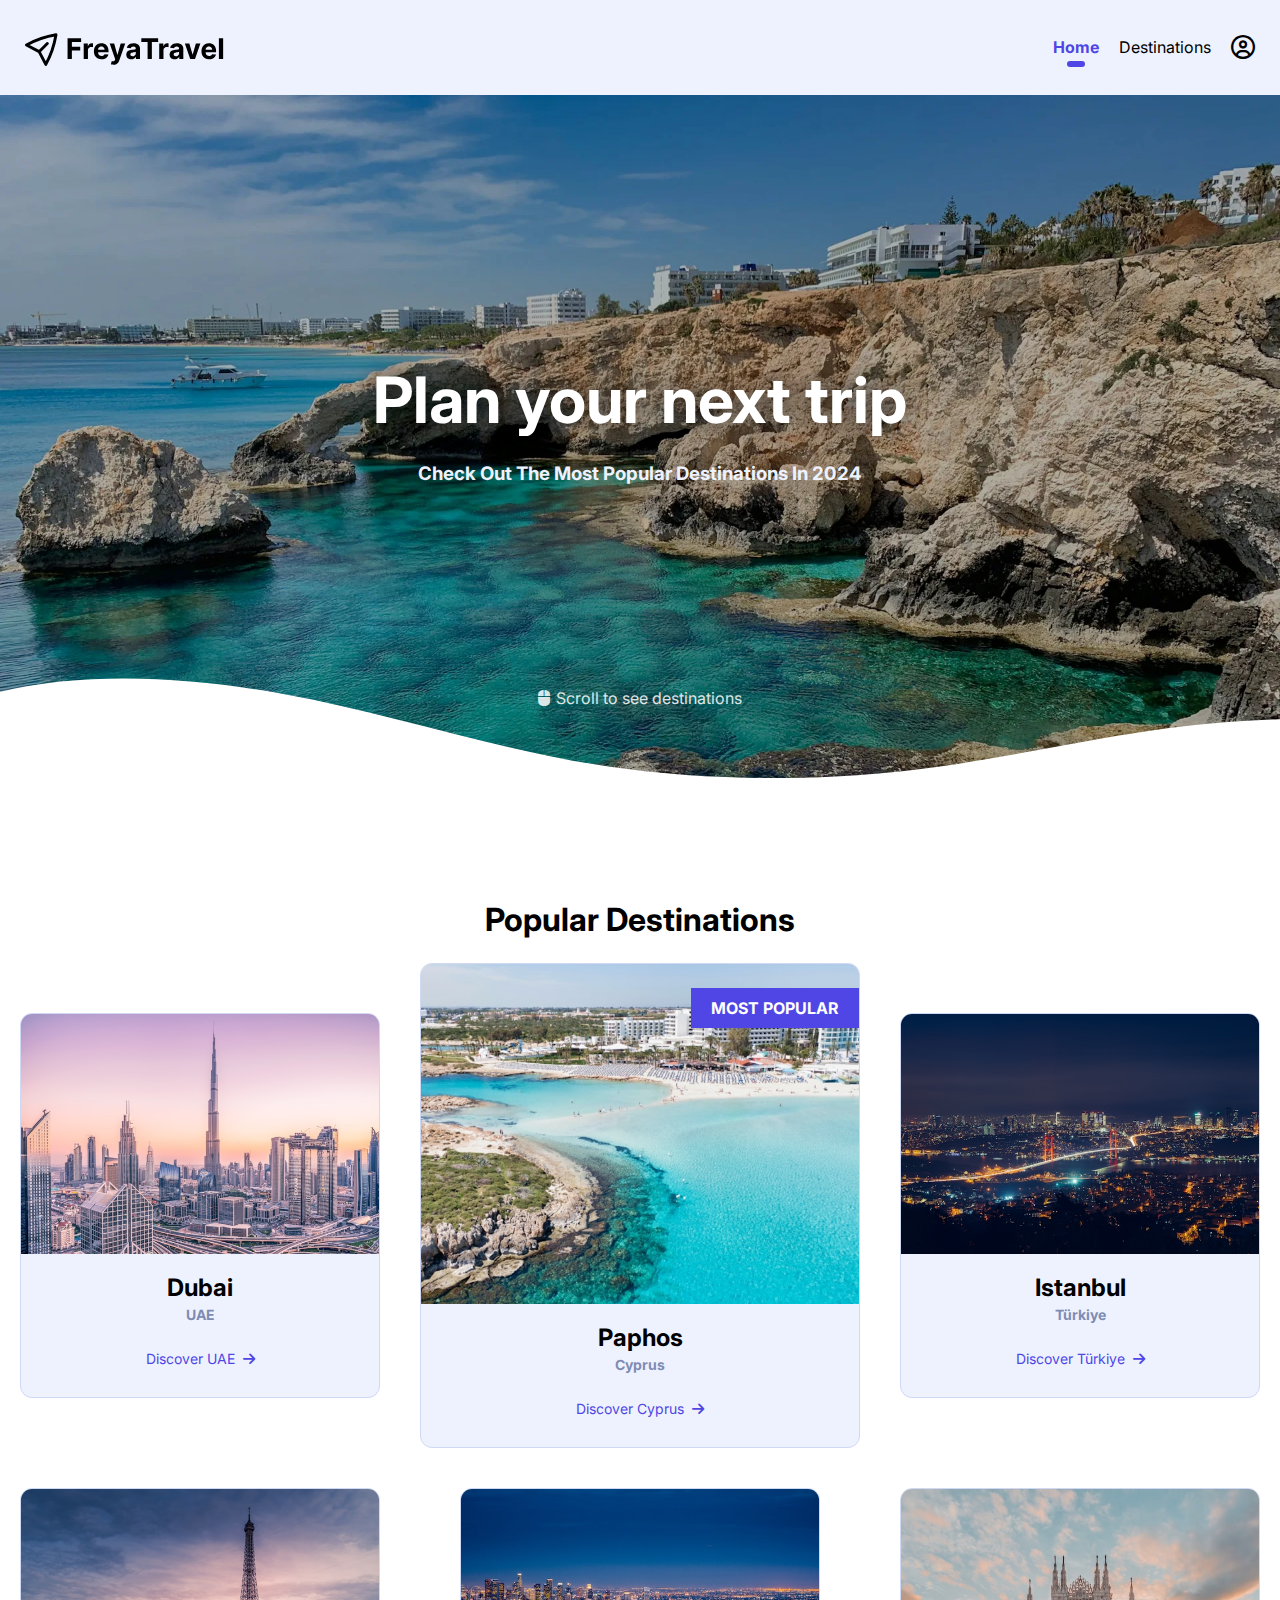
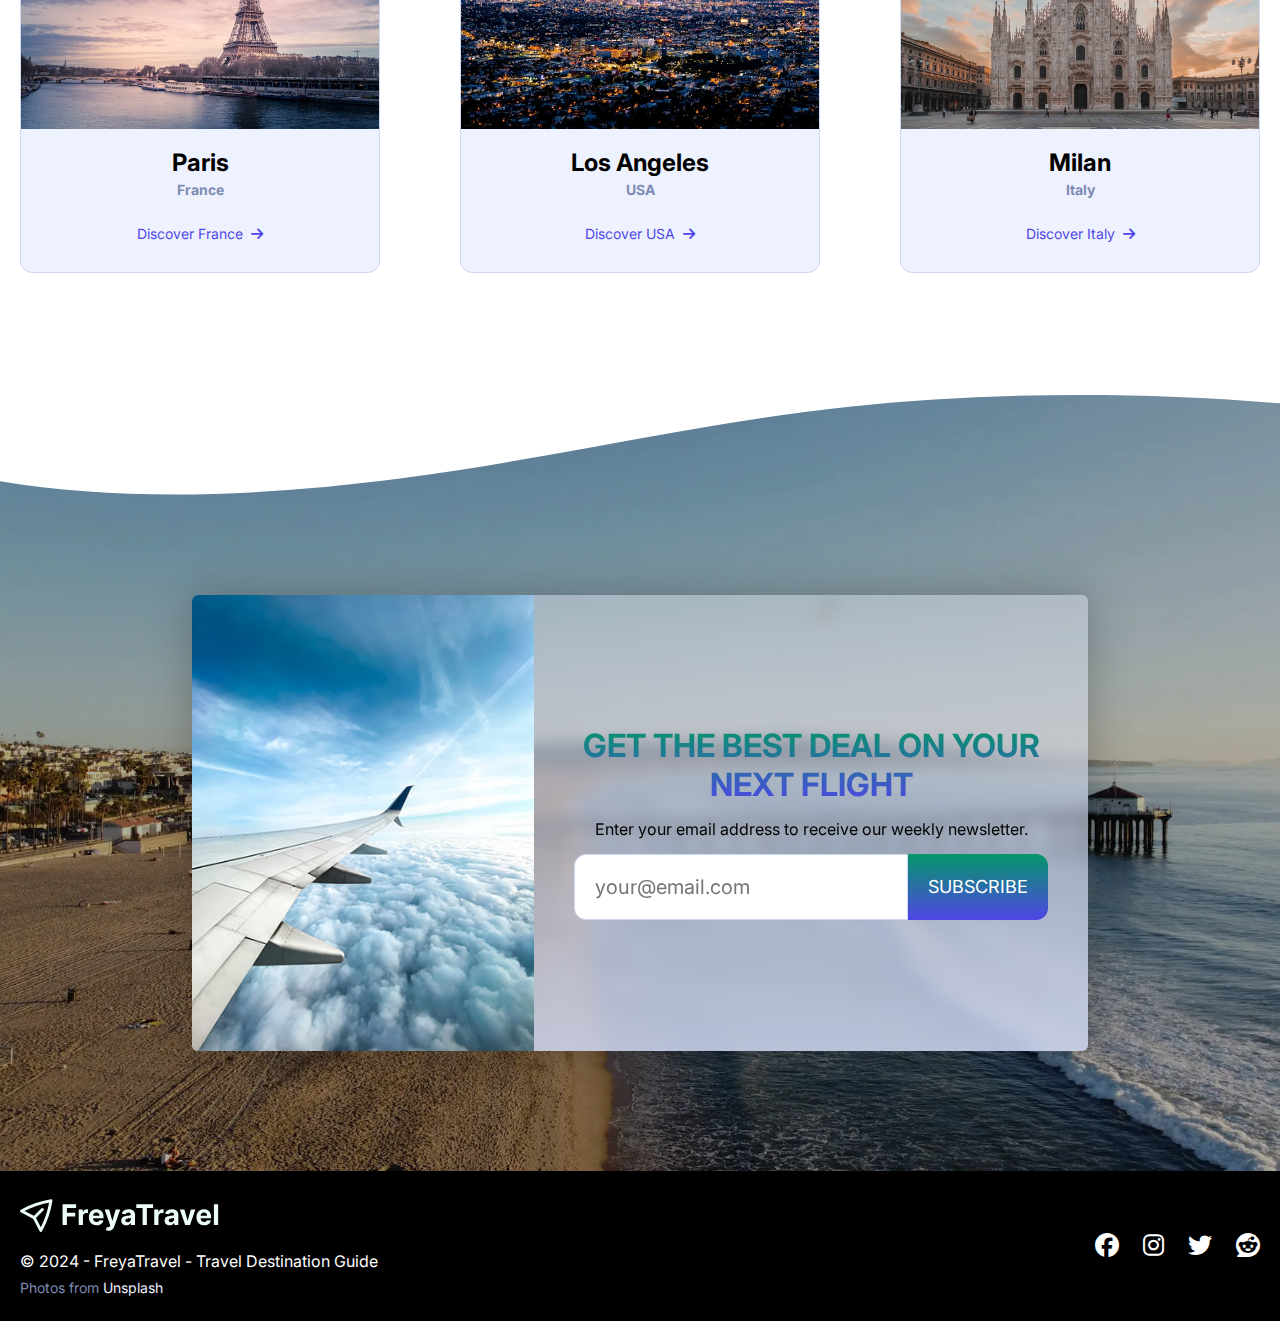
<file: index.html>
<!DOCTYPE html>
<html lang="en">
  <head>
    <meta charset="UTF-8" />
    <meta name="viewport" content="width=device-width, initial-scale=1.0" />
    <title>FreyaTravel</title>
    <!-- Font -->
    <link rel="preconnect" href="https://fonts.googleapis.com" />
    <link rel="preconnect" href="https://fonts.gstatic.com" crossorigin />
    <link
      href="https://fonts.googleapis.com/css2?family=Inter:wght@400;700&display=swap"
      rel="stylesheet"
    />
    <!-- Icons -->
    <link
      rel="stylesheet"
      href="https://cdnjs.cloudflare.com/ajax/libs/font-awesome/6.5.1/css/all.min.css"
    />
    <!-- Common Styles -->
    <link rel="stylesheet" href="./styles/common/base.css" />
    <link rel="stylesheet" href="./styles/common/colors.css" />
    <link rel="stylesheet" href="./styles/common/utilities.css" />
    <link rel="stylesheet" href="./styles/common/animations.css" />
    <!-- Page Styles -->
    <link rel="stylesheet" href="./styles/pages/index.css" />
  </head>
  <body>
    <header class="site-header">
      <div class="container">
        <a href="./index.html"
          ><img src="./images/logo/logo.svg" alt="FreyaTravel" class="logo"
        /></a>
        <i class="fa-solid fa-bars menu-button-mobile"></i>
        <nav class="site-nav">
          <ul>
            <li>
              <a href="./index.html" class="active">Home</a>
            </li>
            <li><a href="./pages/cyprus.html">Destinations</a></li>
            <li>
              <a href="./pages/profile.html" class="profile-link"
                ><i class="fa-regular fa-circle-user"></i
                ><span>Example Name</span></a
              >
            </li>
          </ul>
        </nav>
      </div>
    </header>

    <section class="margin-bottom-lg">
      <!-- Hero -->
      <div class="hero margin-bottom-lg">
        <div class="text-center margin-x fadeInUp">
          <h1 class="margin-bottom">Plan your next trip</h1>
          <h3 class="text-light capitalize">
            Check out the most popular destinations in 2024
          </h3>
          <p class="scroll-indicator">
            <i class="fa-solid fa-computer-mouse"></i>Scroll to see destinations
          </p>
        </div>

        <!-- shapedivider.app -->
        <svg
          data-name="Layer 1"
          xmlns="http://www.w3.org/2000/svg"
          viewBox="0 0 1200 120"
          preserveAspectRatio="none"
          class="divider"
        >
          <path
            d="M321.39,56.44c58-10.79,114.16-30.13,172-41.86,82.39-16.72,168.19-17.73,250.45-.39C823.78,31,906.67,72,985.66,92.83c70.05,18.48,146.53,26.09,214.34,3V0H0V27.35A600.21,600.21,0,0,0,321.39,56.44Z"
            class="shape-fill"
          ></path>
        </svg>
      </div>

      <!-- Destinations -->
      <div class="container destinations-container">
        <h1 class="text-center margin-bottom" id="destinations">
          Popular Destinations
        </h1>
        <section class="destinations">
          <div class="destination-card">
            <img src="./images/destinations/dubai.jpg" alt="Dubai, UAE" />
            <div class="destination-card-content">
              <h2>Dubai<span>UAE</span></h2>
              <button class="button">
                Discover UAE<i class="fa-solid fa-arrow-right"></i>
              </button>
            </div>
          </div>
          <a
            href="./pages/cyprus.html"
            class="destination-card destination-card-popular"
          >
            <img
              src="./images/destinations/larnaca.jpg"
              alt="Larnaca, Cyprus"
            />
            <span class="popular-ribbon">Most Popular</span>
            <div class="destination-card-content">
              <h2>Paphos<span>Cyprus</span></h2>
              <button class="button">
                Discover Cyprus<i class="fa-solid fa-arrow-right"></i>
              </button>
            </div>
          </a>
          <div class="destination-card">
            <img
              src="./images/destinations/istanbul.jpg"
              alt="Istanbul, Türkiye"
            />
            <div class="destination-card-content">
              <h2>Istanbul<span>Türkiye</span></h2>
              <button class="button">
                Discover Türkiye<i class="fa-solid fa-arrow-right"></i>
              </button>
            </div>
          </div>
          <div class="destination-card">
            <img src="./images/destinations/paris.jpg" alt="Paris, France" />
            <div class="destination-card-content">
              <h2>Paris<span>France</span></h2>
              <button class="button">
                Discover France<i class="fa-solid fa-arrow-right"></i>
              </button>
            </div>
          </div>
          <div class="destination-card">
            <img
              src="./images/destinations/los-angeles.jpg"
              alt="Los Angeles, USA"
            />
            <div class="destination-card-content">
              <h2>Los Angeles<span>USA</span></h2>
              <button class="button">
                Discover USA<i class="fa-solid fa-arrow-right"></i>
              </button>
            </div>
          </div>
          <div class="destination-card">
            <img src="./images/destinations/milan.jpg" alt="Milan, Italy" />
            <div class="destination-card-content">
              <h2>Milan<span>Italy</span></h2>
              <button class="button">
                Discover Italy<i class="fa-solid fa-arrow-right"></i>
              </button>
            </div>
          </div>
        </section>
      </div>
    </section>

    <section class="newsletter-section">
      <!-- shapedivider.app -->
      <svg
        data-name="Layer 1"
        xmlns="http://www.w3.org/2000/svg"
        viewBox="0 0 1200 120"
        preserveAspectRatio="none"
        class="divider"
      >
        <path
          d="M321.39,56.44c58-10.79,114.16-30.13,172-41.86,82.39-16.72,168.19-17.73,250.45-.39C823.78,31,906.67,72,985.66,92.83c70.05,18.48,146.53,26.09,214.34,3V0H0V27.35A600.21,600.21,0,0,0,321.39,56.44Z"
          class="shape-fill"
        ></path>
      </svg>
      <div class="container">
        <div class="newsletter-container text-center">
          <img src="./images/newsletter.jpg" alt="Flight Image" />
          <div class="newsletter-form">
            <h1 class="margin-bottom-sm">
              Get the best deal on your next flight
            </h1>
            <p class="margin-bottom-sm">
              Enter your email address to receive our weekly newsletter.
            </p>
            <div class="fieldset">
              <input
                type="email"
                class="form-input"
                placeholder="your@email.com"
              />
              <button class="button">Subscribe</button>
            </div>
          </div>
        </div>
      </div>
    </section>

    <footer class="site-footer">
      <div class="container footer-container">
        <div>
          <a href="./index.html"
            ><img
              src="./images/logo/logo_light.svg"
              alt="FreyaTravel"
              class="logo margin-bottom-sm"
          /></a>
          <p>
            &copy; 2024 - FreyaTravel - Travel Destination Guide
            <br />
            <span class="text-muted text-small"
              >Photos from
              <a
                href="https://unsplash.com/"
                target="_blank"
                rel="noopener noreferrer"
                class="text-light"
                >Unsplash</a
              ></span
            >
          </p>
        </div>
        <div class="social-media-container">
          <a
            href="https://www.facebook.com/"
            target="_blank"
            rel="noopener noreferrer"
            title="Facebook"
            class="sm-icon-fb"
            ><i class="fa-brands fa-facebook"></i
          ></a>
          <a
            href="https://www.instagram.com/"
            target="_blank"
            rel="noopener noreferrer"
            title="Instagram"
            class="sm-icon-ig"
            ><i class="fa-brands fa-instagram"></i
          ></a>
          <a
            href="https://www.twitter.com/"
            target="_blank"
            rel="noopener noreferrer"
            title="Twitter"
            class="sm-icon-tw"
            ><i class="fa-brands fa-twitter"></i
          ></a>
          <a
            href="https://www.reddit.com/"
            target="_blank"
            rel="noopener noreferrer"
            title="Reddit"
            class="sm-icon-rd"
            ><i class="fa-brands fa-reddit"></i
          ></a>
        </div>
      </div>
    </footer>
  </body>
</html>
</file>
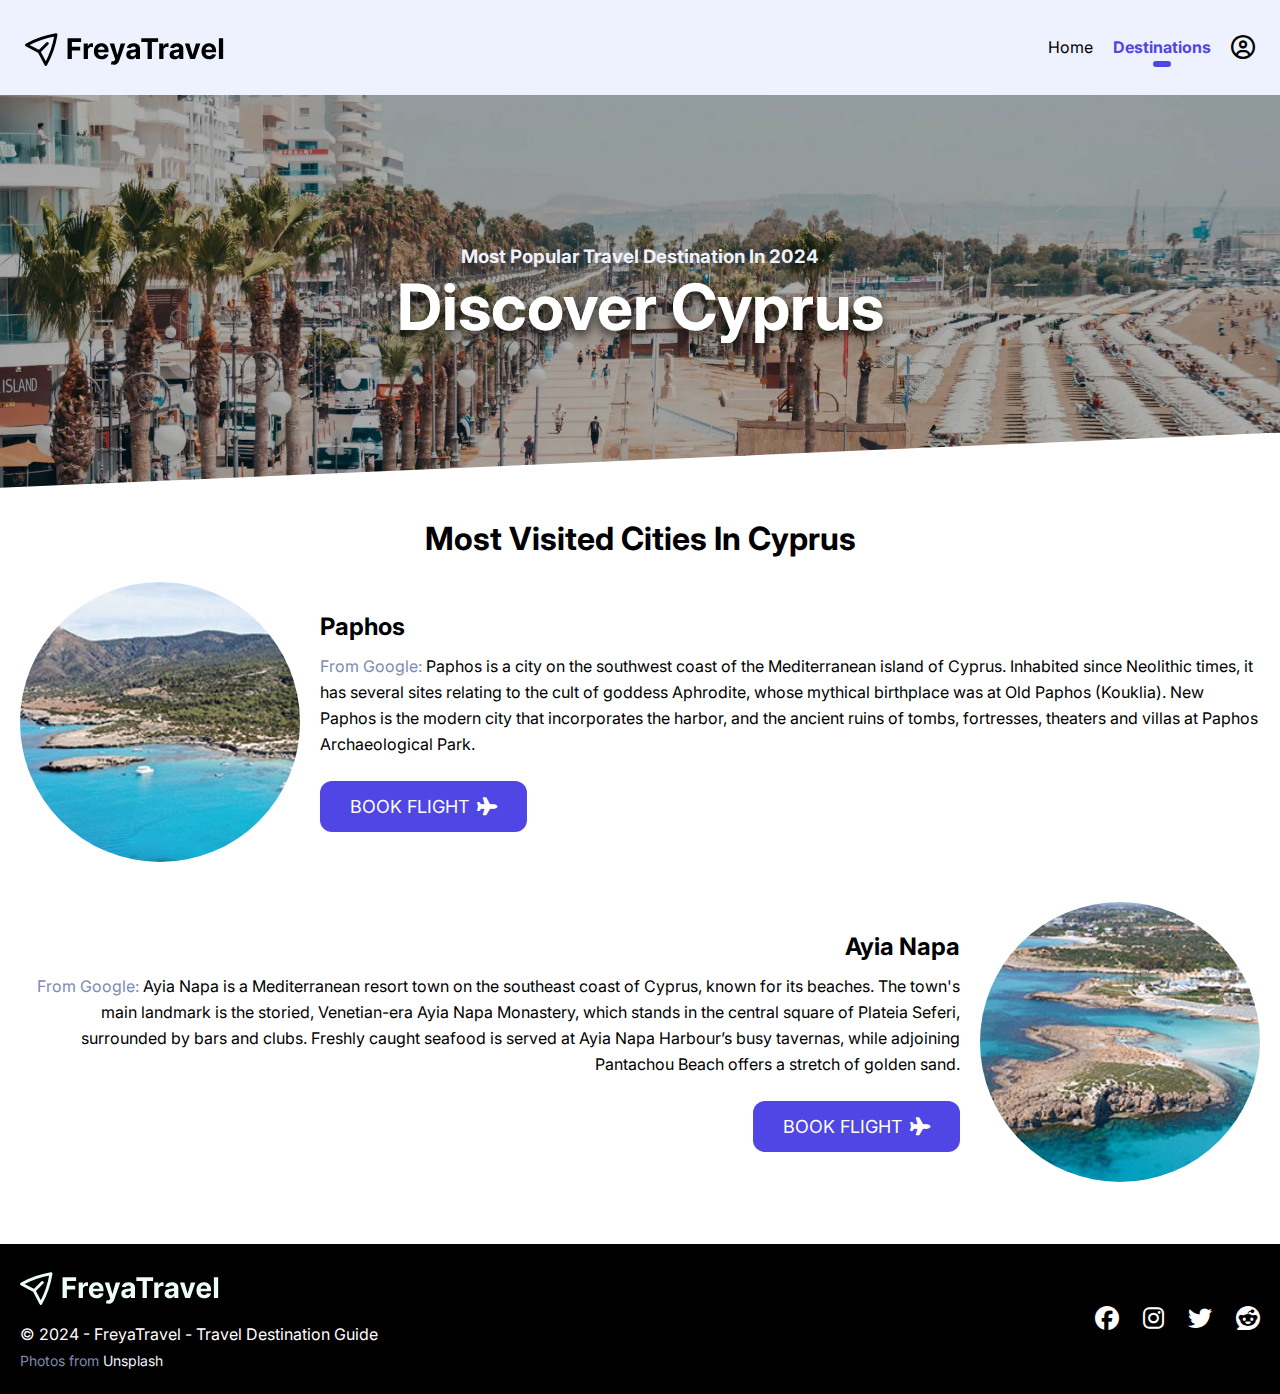
<file: pages/cyprus.html>
<!DOCTYPE html>
<html lang="en">
  <head>
    <meta charset="UTF-8" />
    <meta name="viewport" content="width=device-width, initial-scale=1.0" />
    <title>Cyprus | Travel Destination Guide</title>
    <!-- Font -->
    <link rel="preconnect" href="https://fonts.googleapis.com" />
    <link rel="preconnect" href="https://fonts.gstatic.com" crossorigin />
    <link
      href="https://fonts.googleapis.com/css2?family=Inter:wght@400;700&display=swap"
      rel="stylesheet"
    />
    <!-- Icons -->
    <link
      rel="stylesheet"
      href="https://cdnjs.cloudflare.com/ajax/libs/font-awesome/6.5.1/css/all.min.css"
    />
    <!-- Common Styles -->
    <link rel="stylesheet" href="../styles/common/base.css" />
    <link rel="stylesheet" href="../styles/common/colors.css" />
    <link rel="stylesheet" href="../styles/common/utilities.css" />
    <link rel="stylesheet" href="../styles/common/animations.css" />
    <!-- Page Styles -->
    <link rel="stylesheet" href="../styles/pages/cyprus.css" />
  </head>
  <body>
    <header class="site-header">
      <div class="container">
        <a href="../index.html"
          ><img src="../images/logo/logo.svg" alt="FreyaTravel" class="logo"
        /></a>
        <i class="fa-solid fa-bars menu-button-mobile"></i>
        <nav class="site-nav">
          <ul>
            <li>
              <a href="../index.html">Home</a>
            </li>
            <li><a href="./cyprus.html" class="active">Destinations</a></li>
            <li>
              <a href="./profile.html" class="profile-link"
                ><i class="fa-regular fa-circle-user"></i
                ><span>Example Name</span></a
              >
            </li>
          </ul>
        </nav>
      </div>
    </header>

    <!-- Hero -->
    <div class="hero margin-bottom">
      <div class="text-center fadeIn">
        <h3 class="text-light capitalize">
          Most popular travel destination in 2024
        </h3>
        <h1>Discover Cyprus</h1>
      </div>

      <!-- Divider -->
      <svg
        data-name="Layer 1"
        xmlns="http://www.w3.org/2000/svg"
        viewBox="0 0 1200 120"
        preserveAspectRatio="none"
        class="divider"
      >
        <path
          d="M1200 120L0 16.48 0 0 1200 0 1200 120z"
          class="shape-fill"
        ></path>
      </svg>
    </div>

    <section class="container">
      <h1 class="text-center margin-bottom">Most Visited Cities In Cyprus</h1>
      <div class="cities">
        <div class="city">
          <img src="../images/cities/paphos.jpg" alt="Paphos" />
          <div>
            <h2 class="margin-bottom-sm">Paphos</h2>
            <p class="margin-bottom-sm">
              <span class="text-muted">From Google:</span>
              Paphos is a city on the southwest coast of the Mediterranean
              island of Cyprus. Inhabited since Neolithic times, it has several
              sites relating to the cult of goddess Aphrodite, whose mythical
              birthplace was at Old Paphos (Kouklia). New Paphos is the modern
              city that incorporates the harbor, and the ancient ruins of tombs,
              fortresses, theaters and villas at Paphos Archaeological Park.
            </p>
            <button class="button">
              Book Flight<i class="fa-solid fa-plane"></i>
            </button>
          </div>
        </div>
        <div class="city city-inverse">
          <img src="../images/cities/ayia-napa.jpg" alt="Paphos" />
          <div>
            <h2 class="margin-bottom-sm">Ayia Napa</h2>
            <p class="margin-bottom-sm">
              <span class="text-muted">From Google:</span>
              Ayia Napa is a Mediterranean resort town on the southeast coast of
              Cyprus, known for its beaches. The town's main landmark is the
              storied, Venetian-era Ayia Napa Monastery, which stands in the
              central square of Plateia Seferi, surrounded by bars and clubs.
              Freshly caught seafood is served at Ayia Napa Harbour’s busy
              tavernas, while adjoining Pantachou Beach offers a stretch of
              golden sand.
            </p>
            <button class="button">
              Book Flight<i class="fa-solid fa-plane"></i>
            </button>
          </div>
        </div>
      </div>
    </section>

    <footer class="site-footer">
      <div class="container footer-container">
        <div>
          <a href="../index.html"
            ><img
              src="../images/logo/logo_light.svg"
              alt="FreyaTravel"
              class="logo margin-bottom-sm"
          /></a>
          <p>
            &copy; 2024 - FreyaTravel - Travel Destination Guide
            <br />
            <span class="text-muted text-small"
              >Photos from
              <a
                href="https://unsplash.com/"
                target="_blank"
                rel="noopener noreferrer"
                class="text-light"
                >Unsplash</a
              ></span
            >
          </p>
        </div>
        <div class="social-media-container">
          <a
            href="https://www.facebook.com/"
            target="_blank"
            rel="noopener noreferrer"
            title="Facebook"
            class="sm-icon-fb"
            ><i class="fa-brands fa-facebook"></i
          ></a>
          <a
            href="https://www.instagram.com/"
            target="_blank"
            rel="noopener noreferrer"
            title="Instagram"
            class="sm-icon-ig"
            ><i class="fa-brands fa-instagram"></i
          ></a>
          <a
            href="https://www.twitter.com/"
            target="_blank"
            rel="noopener noreferrer"
            title="Twitter"
            class="sm-icon-tw"
            ><i class="fa-brands fa-twitter"></i
          ></a>
          <a
            href="https://www.reddit.com/"
            target="_blank"
            rel="noopener noreferrer"
            title="Reddit"
            class="sm-icon-rd"
            ><i class="fa-brands fa-reddit"></i
          ></a>
        </div>
      </div>
    </footer>
  </body>
</html>
</file>
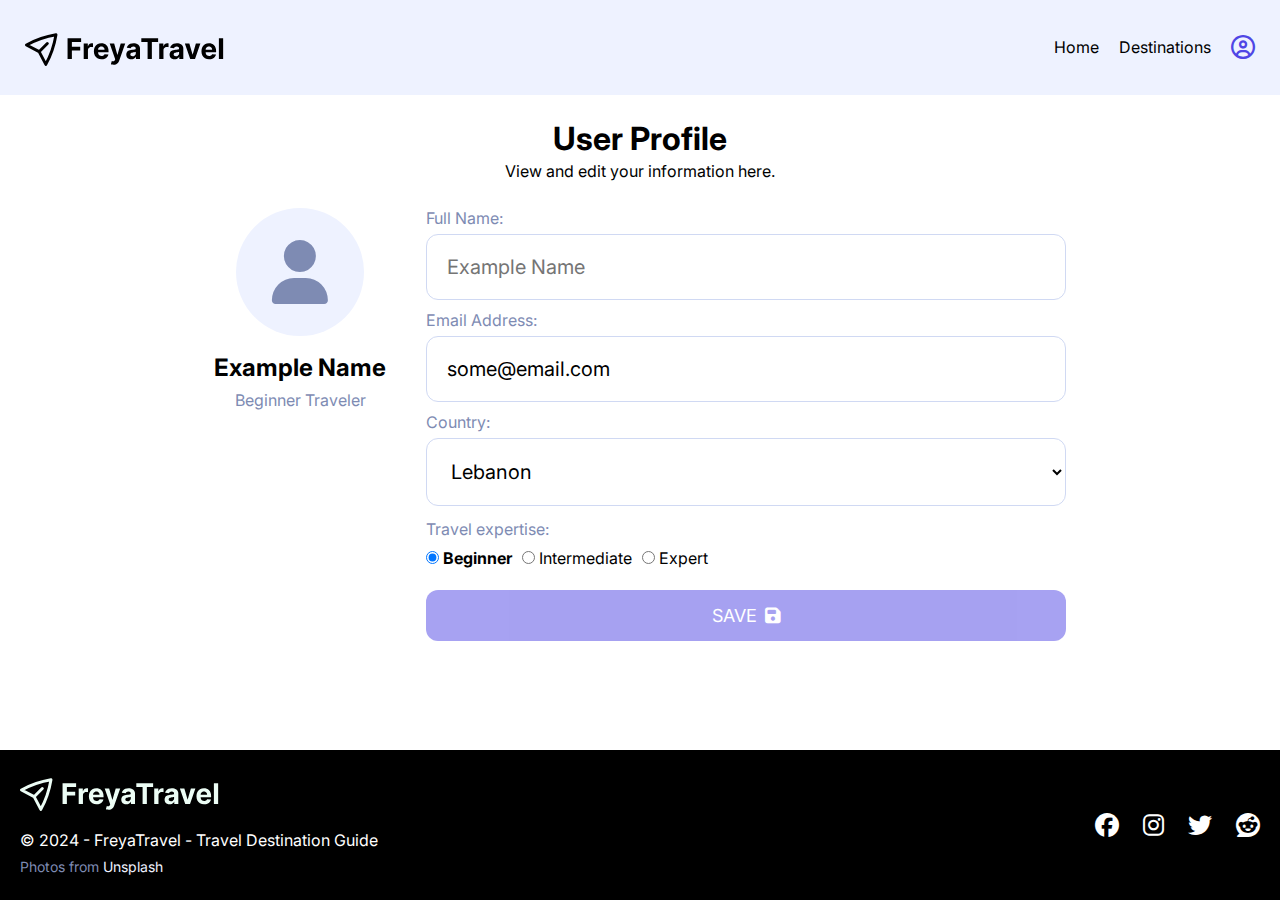
<file: pages/profile.html>
<!DOCTYPE html>
<html lang="en">
  <head>
    <meta charset="UTF-8" />
    <meta name="viewport" content="width=device-width, initial-scale=1.0" />
    <title>Profile | Travel Destination Guide</title>
    <!-- Font -->
    <link rel="preconnect" href="https://fonts.googleapis.com" />
    <link rel="preconnect" href="https://fonts.gstatic.com" crossorigin />
    <link
      href="https://fonts.googleapis.com/css2?family=Inter:wght@400;700&display=swap"
      rel="stylesheet"
    />
    <!-- Icons -->
    <link
      rel="stylesheet"
      href="https://cdnjs.cloudflare.com/ajax/libs/font-awesome/6.5.1/css/all.min.css"
    />
    <!-- Common Styles -->
    <link rel="stylesheet" href="../styles/common/base.css" />
    <link rel="stylesheet" href="../styles/common/colors.css" />
    <link rel="stylesheet" href="../styles/common/utilities.css" />
    <!-- Page Styles -->
    <link rel="stylesheet" href="../styles/pages/profile.css" />
  </head>
  <body>
    <header class="site-header margin-bottom">
      <div class="container">
        <a href="../index.html"
          ><img src="../images/logo/logo.svg" alt="FreyaTravel" class="logo"
        /></a>
        <i class="fa-solid fa-bars menu-button-mobile"></i>
        <nav class="site-nav">
          <ul>
            <li>
              <a href="../index.html">Home</a>
            </li>
            <li><a href="./cyprus.html">Destinations</a></li>
            <li>
              <a href="./profile.html" class="profile-link active"
                ><i class="fa-regular fa-circle-user"></i
                ><span>Example Name</span></a
              >
            </li>
          </ul>
        </nav>
      </div>
    </header>

    <section class="container margin-bottom">
      <h1 class="text-center">User Profile</h1>
      <p class="text-center margin-bottom">
        View and edit your information here.
      </p>

      <div class="profile-info">
        <div class="avatar-container text-center">
          <div class="avatar margin-bottom-sm">
            <i class="fa-solid fa-user"></i>
          </div>
          <h2>Example Name</h2>
          <p class="text-muted">Beginner Traveler</p>
        </div>

        <form method="POST" class="fields">
          <div class="fieldset">
            <label for="fname">Full Name:</label>
            <input
              class="form-input"
              id="fname"
              name="full_name"
              type="text"
              placeholder="Example Name"
            />
          </div>
          <div class="fieldset">
            <label for="email">Email Address:</label>
            <input
              class="form-input"
              id="email"
              name="email"
              type="email"
              placeholder="some@email.com"
              value="some@email.com"
            />
          </div>

          <div class="fieldset">
            <label for="country">Country:</label>
            <select name="country" id="country" class="form-input">
              <option value="lb">Lebanon</option>
              <option value="us">United States</option>
            </select>
          </div>

          <div class="fieldset">
            <p>Travel expertise:</p>
            <div class="radio-container">
              <div>
                <input type="radio" id="beginner" name="expertise" checked />
                <label for="beginner">Beginner</label>
              </div>

              <div>
                <input type="radio" id="intermediate" name="expertise" />
                <label for="intermediate">Intermediate</label>
              </div>

              <div>
                <input type="radio" id="expert" name="expertise" />
                <label for="expert">Expert</label>
              </div>
            </div>
          </div>

          <button type="submit" class="button" disabled>
            Save<i class="fa-solid fa-floppy-disk"></i>
          </button>
        </form>
      </div>
    </section>

    <footer class="site-footer">
      <div class="container footer-container">
        <div>
          <a href="../index.html"
            ><img
              src="../images/logo/logo_light.svg"
              alt="FreyaTravel"
              class="logo margin-bottom-sm"
          /></a>
          <p>
            &copy; 2024 - FreyaTravel - Travel Destination Guide
            <br />
            <span class="text-muted text-small"
              >Photos from
              <a
                href="https://unsplash.com/"
                target="_blank"
                rel="noopener noreferrer"
                class="text-light"
                >Unsplash</a
              ></span
            >
          </p>
        </div>
        <div class="social-media-container">
          <a
            href="https://www.facebook.com/"
            target="_blank"
            rel="noopener noreferrer"
            title="Facebook"
            class="sm-icon-fb"
            ><i class="fa-brands fa-facebook"></i
          ></a>
          <a
            href="https://www.instagram.com/"
            target="_blank"
            rel="noopener noreferrer"
            title="Instagram"
            class="sm-icon-ig"
            ><i class="fa-brands fa-instagram"></i
          ></a>
          <a
            href="https://www.twitter.com/"
            target="_blank"
            rel="noopener noreferrer"
            title="Twitter"
            class="sm-icon-tw"
            ><i class="fa-brands fa-twitter"></i
          ></a>
          <a
            href="https://www.reddit.com/"
            target="_blank"
            rel="noopener noreferrer"
            title="Reddit"
            class="sm-icon-rd"
            ><i class="fa-brands fa-reddit"></i
          ></a>
        </div>
      </div>
    </footer>
  </body>
</html>
</file>
<file: styles/common/base.css>
/* Variables */
:root {
  --primary-color: #4f46e5;
  --secondary-color: #059669;
  --light-color: #eef2ff;
  --light-alt-color: #d0d9f3;
  --light-secondary-color: #ecfdf5;
  --muted-color: #7e8bb3;
  --shadow-color: rgba(0, 0, 0, 0.25);
  --shadow-heavy-color: rgba(0, 0, 0, 0.75);

  --radius-xs: 6px;
  --radius-sm: 12px;

  --margin-sm: 12px;
  --margin: 24px;
  --margin-lg: 62px;
}
/* CSS Reset */
* {
  margin: 0;
  padding: 0;
  box-sizing: border-box;
}
::selection {
  background-color: var(--primary-color);
  color: #ffffff;
}
html {
  scroll-behavior: smooth;
  overflow-x: hidden;
}
body {
  font-family: "Inter", system-ui, -apple-system, BlinkMacSystemFont, "Segoe UI",
    Roboto, Oxygen, Ubuntu, Cantarell, "Open Sans", "Helvetica Neue", sans-serif;
  overflow-x: hidden;
}
h1,
h2,
h3,
h4 {
  font-weight: bold;
}
h1 {
  font-size: 32px;
}
a {
  color: var(--primary-color);
  text-decoration: none;
}
a:hover {
  text-decoration: underline;
}
p {
  line-height: 26px;
}
.site-header {
  background-color: var(--light-color);
  padding: 25px;
}
.site-header .logo {
  width: 200px;
}
.site-header .container {
  width: 100%;
  display: flex;
  align-items: center;
  justify-content: space-between;
}
.site-nav ul {
  list-style-type: none;
  display: flex;
  gap: 20px;
  align-items: center;
}
.site-nav ul li {
  position: relative;
}
.site-nav ul li a {
  color: #000000;
}
.site-nav ul li a.active,
.site-nav ul li a:hover {
  color: var(--primary-color);
  font-weight: bold;
  text-decoration: none;
}
.site-nav ul li a.profile-link {
  font-size: 24px;
}
.site-nav ul li a.profile-link:hover span {
  display: block;
}
.site-nav ul li a.profile-link span {
  display: none;
  position: absolute;
  top: 40px;
  left: 50%;
  translate: -50% 0;
  background-color: #000000;
  color: #ffffff;
  font-size: 14px;
  z-index: 1;
  padding: 10px 14px;
  border-radius: var(--radius-xs);
  font-weight: bold;
  text-align: center;
  box-shadow: 0 6px 12px var(--shadow-color);
}
/* https://css-tricks.com/snippets/css/css-triangle/ */
.site-nav ul li a.profile-link span::after {
  content: "";
  display: block;
  position: absolute;
  bottom: 100%;
  left: 50%;
  translate: -50% 0;
  width: 0;
  height: 0;
  border-left: 5px solid transparent;
  border-right: 5px solid transparent;
  border-bottom: 5px solid #000000;
}
.site-nav ul li a:not(.profile-link)::after {
  content: "";
  display: block;
  width: 0;
  height: 6px;
  background-color: var(--primary-color);
  border-radius: 6px;
  position: absolute;
  left: 50%;
  translate: -50% 4px;
  transition: width 0.25s;
}
.site-nav ul li a:not(.profile-link).active::after,
.site-nav ul li a:not(.profile-link):hover::after {
  width: 18px;
}
.menu-button-mobile {
  display: none;
  font-size: 24px;
}
.site-footer {
  margin-top: var(--margin-lg) !important;
  background-color: #000000;
  color: #ffffff;
  padding: 20px;
}
.site-footer .logo {
  width: 200px;
}
.footer-container {
  display: flex;
  align-items: center;
  width: 100%;
  justify-content: space-between;
  gap: 12px;
}
.social-media-container {
  display: flex;
  gap: 24px;
  align-items: center;
}
.social-media-container a {
  font-size: 24px;
  color: #ffffff;
  text-decoration: none !important;
}
/* https://brandcolors.net/ */
.social-media-container a.sm-icon-fb:hover {
  color: #1877f2;
}
.social-media-container a.sm-icon-ig:hover {
  color: #e1306c;
}
.social-media-container a.sm-icon-tw:hover {
  color: #1da1f2;
}
.social-media-container a.sm-icon-rd:hover {
  color: #ff4500;
}
.form-input {
  width: 100%;
  border: 1px solid var(--light-alt-color);
  padding: 20px;
  font-family: inherit;
  border-radius: var(--radius-sm);
  outline: none;
  font-size: 20px;
  background-color: #ffffff;
}
.form-input:hover,
.form-input:focus {
  border-color: var(--primary-color);
}
.form-input:focus {
  background-color: var(--light-color);
}
.fieldset > label,
.fieldset p {
  display: block;
  margin-bottom: 6px;
  color: var(--muted-color);
}
.button {
  border: none;
  background-color: var(--primary-color);
  margin-top: var(--margin-sm);
  padding: 15px 30px;
  color: #ffffff;
  border-radius: var(--radius-sm);
  cursor: pointer;
  font-size: 18px;
  text-transform: uppercase;
  font-family: inherit;
}
.button:disabled {
  opacity: 0.5;
  cursor: not-allowed;
}
.button:not(:disabled):hover {
  background-color: var(--secondary-color);
}
/* Mobile optimization */
@media (max-width: 768px) {
  .site-nav {
    display: none;
  }
  .menu-button-mobile {
    display: block;
  }
}
</file>
<file: styles/common/colors.css>
.bg-primary {
  background-color: var(--primary-color);
}
.text-primary {
  color: var(--primary-color);
}
.text-light {
  color: var(--light-color);
}
.text-muted {
  color: var(--muted-color);
}
.bg-secondary {
  background-color: var(--secondary-color);
}
.text-secondary {
  color: var(--secondary-color);
}
</file>
<file: styles/common/utilities.css>
.container {
  margin: 0 auto;
}
.text-center {
  text-align: center;
}
.text-small {
  font-size: 14px;
}
@media (max-width: 768px) {
  .container {
    max-width: 768px;
  }
}
@media (min-width: 768px) {
  .container {
    max-width: 1280px;
  }
}
.font-bold {
  font-weight: bold;
}
.margin-x {
  margin-left: var(--margin-sm);
  margin-right: var(--margin-sm);
}
.margin-bottom {
  margin-bottom: var(--margin);
}
.margin-bottom-sm {
  margin-bottom: var(--margin-sm);
}
.margin-bottom-lg {
  margin-bottom: var(--margin-lg);
}
.shadow {
  box-shadow: 0 0 25px 0 var(--shadow-color);
}
.rounded-bottom {
  border-radius: 0 0 var(--radius-sm) var(--radius-sm);
}
.capitalize {
  text-transform: capitalize;
}
</file>
<file: styles/pages/index.css>
.hero {
  width: 100%;
  height: 683px;
  background-color: var(--primary-color);
  background-image: url("../../images/hero-bg.webp?v=3");
  background-repeat: no-repeat;
  background-size: cover;
  display: grid;
  place-content: center;
  position: relative;
  overflow-x: clip;
}
.hero h1 {
  color: #ffffff;
  font-size: 64px;
  text-shadow: 0 0 24px var(--shadow-heavy-color);
  text-align: center;
}
.hero .divider {
  fill: #ffffff;
  rotate: 180deg;
  position: absolute;
  bottom: 0;
  left: 0;
  width: 125%;
  height: 110px;
  translate: 0 1.5px;
}
.hero .scroll-indicator {
  color: #ffffff;
  opacity: 0.85;
  translate: 0 200px;
}
.hero .scroll-indicator i {
  margin-right: 6px;
}

.destinations {
  display: flex;
  align-items: center;
  flex-wrap: wrap;
  justify-content: space-between;
  gap: 40px;
  margin: 0 20px;
}
.destination-card {
  background-color: var(--light-color);
  display: block;
  width: 360px;
  border-radius: var(--radius-sm);
  overflow: clip;
  border: 1px solid var(--light-alt-color);
  text-decoration: none !important;
  position: relative;
  transition: scale 0.25s ease-in-out;
}
.destination-card:hover {
  background-color: var(--light-secondary-color);
  opacity: 0.85;
  scale: 1.05;
  box-shadow: 0 8px 32px var(--shadow-color);
}
.popular-ribbon {
  position: absolute;
  top: 24px;
  right: 0;
  background-color: var(--primary-color);
  color: #ffffff;
  padding: 10px 20px;
  text-transform: uppercase;
  font-weight: bold;
}
.destinations-container {
  padding: 60px 0;
}
.destination-card img {
  width: 100%;
  height: 240px;
  aspect-ratio: auto;
  object-fit: cover;
}
.destination-card-popular {
  flex-grow: 1;
}
.destination-card-popular img {
  width: 100%;
  height: 340px;
}
.destination-card .button {
  background-color: transparent;
  color: var(--primary-color);
  text-transform: capitalize;
  font-size: 14px;
}
.destination-card .button:hover {
  background-color: transparent;
  color: var(--secondary-color);
}
.destination-card:hover .button {
  color: var(--secondary-color);
}
.destination-card:hover .popular-ribbon {
  background-color: var(--secondary-color);
}
.destination-card-content {
  padding: 15px;
  text-align: center;
}
.destination-card-content h2 {
  color: #000000;
}
.destination-card-content h2 span {
  display: block;
  font-size: 14px;
  margin-top: 4px;
  color: var(--muted-color);
}
.button i {
  margin-left: 8px;
}
.newsletter-section {
  background-color: var(--light-color);
  background-image: url("../../images/newsletter-bg.webp?v=4");
  background-repeat: no-repeat;
  background-size: cover;
  background-position: center;
  padding: 200px 0 120px 0;
  position: relative;
}
.newsletter-section .divider {
  fill: #ffffff;
  position: absolute;
  top: 0;
  left: 0;
  width: 175%;
  height: 110px;
  translate: 0 -1.5px;
  scale: -1 1;
}
.newsletter-container {
  width: 70%;
  background: linear-gradient(
    0deg,
    rgba(208, 217, 243, 0.85) 0%,
    rgba(238, 242, 255, 0.35) 100%
  );
  backdrop-filter: blur(8px);
  box-shadow: 0 0 44px var(--shadow-color);
  margin: auto;
  border-radius: var(--radius-xs);
  padding: 0 40px 0 0;
  display: flex;
  overflow: clip;
  align-items: center;
  gap: 40px;
}
.newsletter-container img {
  width: 40%;
  max-height: 480px;
  object-fit: cover;
}
.newsletter-container h1 {
  text-transform: uppercase;
  background: linear-gradient(
    0deg,
    var(--primary-color) 0%,
    var(--secondary-color) 100%
  );
  background-clip: text;
  -webkit-text-fill-color: transparent;
  font-size: 32px;
}
.form-input {
  border-radius: var(--radius-sm) 0 0 var(--radius-sm);
}
.fieldset {
  display: flex;
}
.fieldset button {
  background: linear-gradient(
    0deg,
    var(--primary-color) 0%,
    var(--secondary-color) 100%
  );
  margin: 0 !important;
  padding: 20px;
  border-radius: 0 var(--radius-sm) var(--radius-sm) 0;
}
.fieldset button:hover {
  opacity: 0.7;
}
.site-footer {
  margin-top: 0 !important;
  border-radius: 0;
}
/* Mobile optimization */
@media (max-width: 1260px) {
  .hero .divider {
    height: 60px;
  }
  .hero .scroll-indicator {
    translate: 0 160px;
  }
  .destinations {
    justify-content: center;
  }
  .destination-card-popular {
    flex-grow: 0;
  }
  .destination-card-popular img {
    height: 240px;
  }
  .newsletter-container {
    width: auto;
    margin: 0 40px;
  }
}
@media (max-width: 768px) {
  .destination-card {
    width: 100%;
    margin: 0 40px;
  }
  .newsletter-container {
    flex-direction: column;
    padding: 0 0 40px 0;
  }
  .newsletter-container img {
    width: 100%;
    max-height: 260px;
  }
  .newsletter-form {
    padding: 20px;
  }
}
</file>
<file: styles/pages/cyprus.css>
.hero {
  width: 100%;
  height: 400px;
  background-color: var(--primary-color);
  background-image: url("../../images/cyprus.webp?v=4");
  background-repeat: no-repeat;
  background-size: cover;
  background-position: center;
  display: grid;
  place-content: center;
  position: relative;
  overflow-x: clip;
}
.hero h1 {
  color: #ffffff;
  font-size: 64px;
  text-shadow: 0 6px 12px var(--shadow-heavy-color);
  text-align: center;
}
.hero .divider {
  fill: #ffffff;
  rotate: 180deg;
  position: absolute;
  bottom: 0;
  left: 0;
  width: 100%;
  height: 64px;
  scale: -1 1;
  translate: 0 1.5px;
}
.cities {
  display: flex;
  flex-direction: column;
  gap: 40px;
  margin: 0 20px;
}
.cities .city {
  display: flex;
  gap: 20px;
  align-items: center;
  justify-content: center;
}
.cities .city.city-inverse {
  flex-direction: row-reverse;
  text-align: end;
}
.cities img {
  width: 280px;
  height: 280px;
  border-radius: 100%;
  object-fit: cover;
  flex-grow: 1;
}
.button i {
  margin-left: 8px;
}
/* Mobile optimization */
@media (max-width: 768px) {
  .cities .city,
  .cities .city.city-inverse {
    flex-direction: column;
    text-align: center;
  }
}
</file>
<file: styles/pages/profile.css>
body {
  width: 100%;
  height: 100vh;
  display: flex;
  flex-direction: column;
}
.container {
  width: 100%;
}
.site-footer {
  margin-top: auto !important;
}
.profile-info {
  display: flex;
  justify-content: center;
  gap: 40px;
  margin: 0 20px;
}
.avatar-container {
  display: flex;
  flex-direction: column;
  align-items: center;
  gap: 5px;
}
.avatar {
  width: 128px;
  height: 128px;
  display: grid;
  place-content: center;
  background-color: var(--light-color);
  border-radius: 100%;
}
.avatar i {
  font-size: 64px;
  color: var(--muted-color);
}
.fields {
  flex-grow: 1;
  display: flex;
  flex-direction: column;
  gap: 10px;
  max-width: 640px;
}
input[type="radio"]:checked + label {
  font-weight: bold;
}
.radio-container {
  display: flex;
  gap: 10px;
}
.button i {
  margin-left: 8px;
}
/* Mobile optimization */
@media (max-width: 768px) {
  .profile-info {
    flex-direction: column;
    align-items: center;
  }
}
</file>
<file: styles/common/animations.css>
/* https://github.com/animate-css/animate.css */
@keyframes fadeInUp {
  from {
    opacity: 0;
    transform: translate3d(0, 100%, 0);
  }

  to {
    opacity: 1;
    transform: translate3d(0, 0, 0);
  }
}

.fadeInUp {
  animation: fadeInUp;
  animation-duration: 1.25s;
}

@keyframes fadeIn {
  from {
    opacity: 0;
  }

  to {
    opacity: 1;
  }
}

.fadeIn {
  animation: fadeIn;
  animation-duration: 1.75s;
}
</file>
